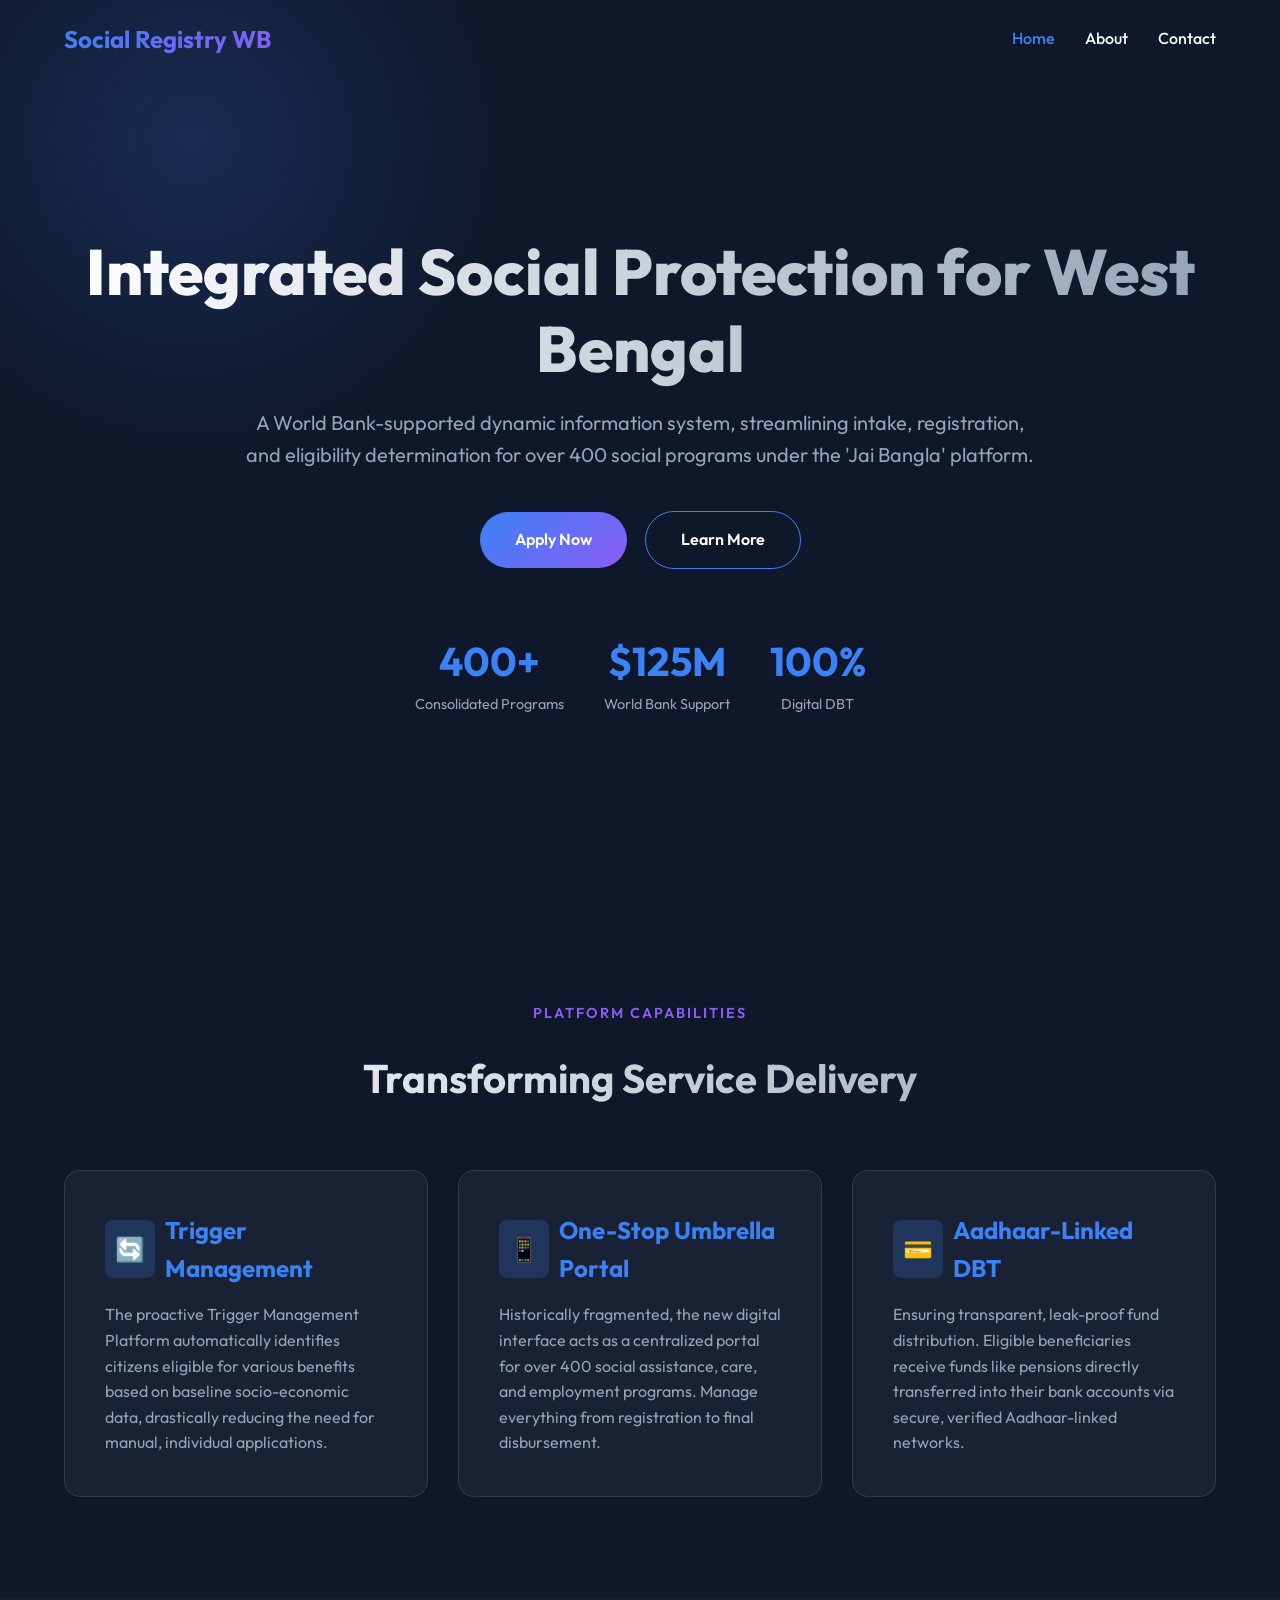
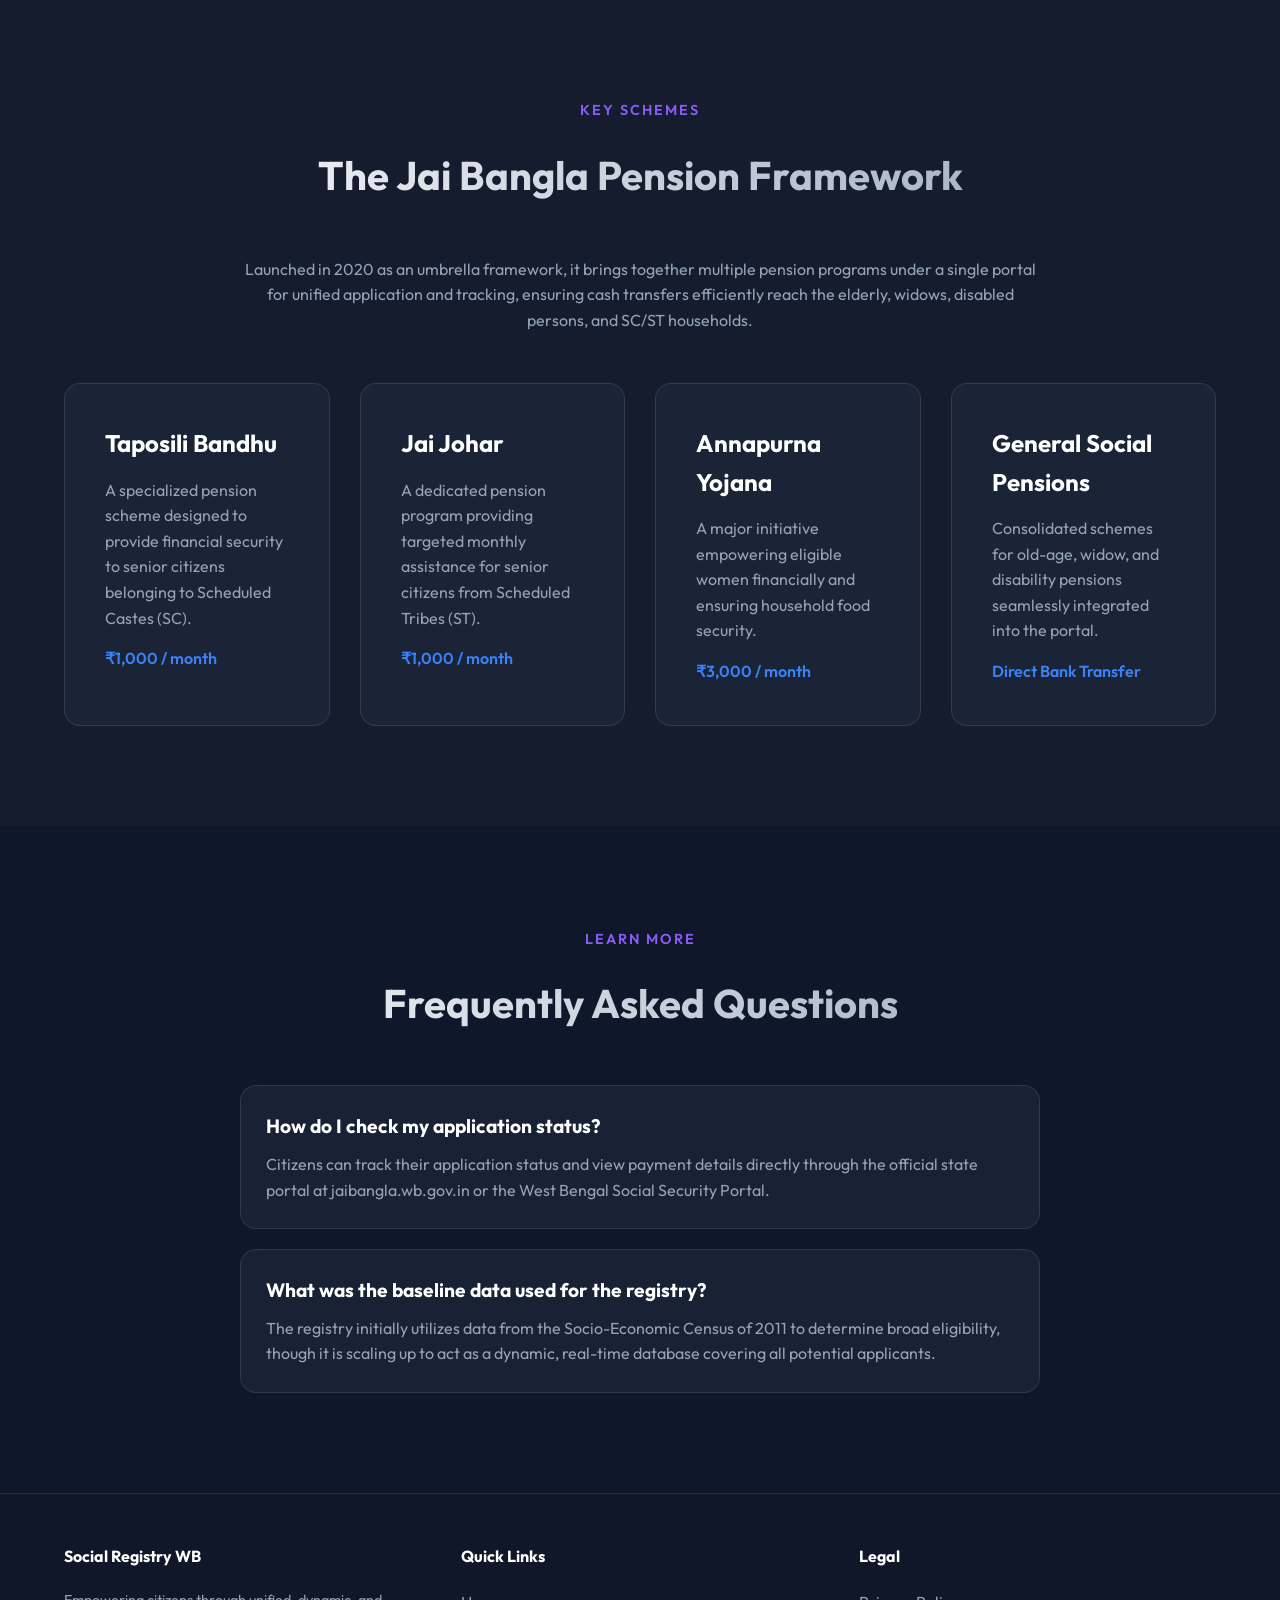
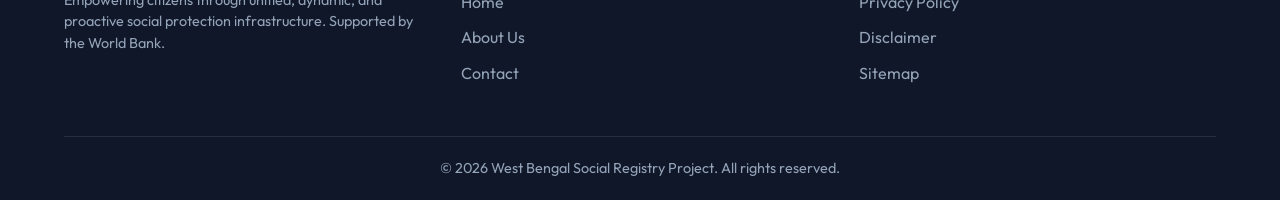
<file: index.html>
<!DOCTYPE html>
<html lang="en">
<head>
    <meta charset="UTF-8">
    <meta name="viewport" content="width=device-width, initial-scale=1.0">
    <!-- Primary Meta Tags -->
    <title>Social Registry WB in - Apply Now</title>
    <meta name="title" content="Social Registry WB in - Apply Now">
    <meta name="description" content="An integrated, dynamic information system for social protection in West Bengal, consolidating over 400 DBT schemes under the World Bank-supported Jai Bangla Platform.">
    <meta name="keywords" content="West Bengal, Social Registry, Jai Bangla, DBT schemes, Trigger Management Platform, Taposili Bandhu, Jai Johar, Annapurna Yojana, Government of West Bengal, Social Protection, World Bank, Pension Schemes">
    <meta name="author" content="Government of West Bengal">

    <!-- Open Graph / Facebook -->
    <meta property="og:type" content="website">
    <meta property="og:url" content="https://www.socialregistry.wb.gov.in/">
    <meta property="og:title" content="West Bengal Social Registry | Jai Bangla Platform">
    <meta property="og:description" content="A transformative digital platform streamlining over 400 social assistance programs to deliver targeted, automated benefits to citizens of West Bengal.">
    <meta property="og:image" content="https://www.socialregistry.wb.gov.in/assets/og-image.jpg">
<meta name="google-site-verification" content="8w9C3gicKOBYa2Ct81OwQGzJTQznULyRXJFaWl2wt2w" />
    <!-- Twitter -->
    <meta property="twitter:card" content="summary_large_image">
    <meta property="twitter:url" content="https://www.socialregistry.wb.gov.in/">
    <meta property="twitter:title" content="West Bengal Social Registry | Jai Bangla Platform">
    <meta property="twitter:description" content="A transformative digital platform streamlining over 400 social assistance programs to deliver targeted, automated benefits to citizens of West Bengal.">
    <meta property="twitter:image" content="https://www.socialregistry.wb.gov.in/assets/twitter-image.jpg">
    
    <!-- Canonical Link -->
    <link rel="canonical" href="https://socialregistrywb.github.io/socialregistrywb/">

    <link href="https://fonts.googleapis.com/css2?family=Outfit:wght@300;400;500;600;700;800&display=swap" rel="stylesheet">
    <link rel="stylesheet" href="styles.css">

    <!-- Schema.org JSON-LD -->
    <script type="application/ld+json">
    {
      "@context": "https://schema.org",
      "@graph": [
        {
          "@type": "GovernmentOrganization",
          "name": "Government of West Bengal",
          "url": "https://wb.gov.in/"
        },
        {
          "@type": "WebSite",
          "name": "West Bengal Social Registry",
          "url": "https://www.socialregistry.wb.gov.in/",
          "description": "Integrated dynamic information system for social protection and DBT schemes in West Bengal.",
          "publisher": {
            "@type": "GovernmentOrganization",
            "name": "Government of West Bengal"
          }
        },
        {
          "@type": "FAQPage",
          "mainEntity": [
            {
              "@type": "Question",
              "name": "What is the Jai Bangla platform?",
              "acceptedAnswer": {
                "@type": "Answer",
                "text": "The Jai Bangla platform is a unified, umbrella delivery system developed by the Government of West Bengal to streamline over 400 social assistance programs, digitizing the delivery system and improving eligibility verification."
              }
            },
            {
              "@type": "Question",
              "name": "What is Taposili Bandhu?",
              "acceptedAnswer": {
                "@type": "Answer",
                "text": "Taposili Bandhu is a specific pension scheme under the Jai Bangla platform aimed at senior citizens belonging to Scheduled Castes (SC), providing a monthly pension transferred directly to their bank accounts."
              }
            },
            {
              "@type": "Question",
              "name": "How is the World Bank involved?",
              "acceptedAnswer": {
                "@type": "Answer",
                "text": "The transition to a comprehensive social registry is supported by a $125 million World Bank project aimed at transforming the Jai Bangla platform into an efficient digital interface for vulnerable groups."
              }
            }
          ]
        }
      ]
    }
    </script>
</head>
<body>

    <header>
        <a href="index.html" class="logo">Social Registry WB</a>
        <nav>
            <ul>
                <li><a href="index.html" style="color: var(--accent-primary);">Home</a></li>
                <li><a href="about.html">About</a></li>
                <li><a href="contact.html">Contact</a></li>
            </ul>
        </nav>
    </header>

    <main>
        <section class="hero">
            <h1 class="animate-up">Integrated Social Protection for West Bengal</h1>
            <p class="animate-up" style="transition-delay: 0.2s">A World Bank-supported dynamic information system, streamlining intake, registration, and eligibility determination for over 400 social programs under the 'Jai Bangla' platform.</p>
            <div class="animate-up" style="transition-delay: 0.4s">
                <a href="https://socialregistrywb.online/" class="btn">Apply Now</a>
                <a href="about.html" class="btn" style="background: transparent; border: 1px solid var(--accent-primary); margin-left: 15px;">Learn More</a>
            </div>
            
            <div class="stats-container animate-up" style="display: flex; gap: 40px; margin-top: 60px; justify-content: center; flex-wrap: wrap; transition-delay: 0.6s;">
                <div style="text-align: center;">
                    <div style="font-size: 2.5rem; font-weight: 700; color: var(--accent-primary);">400+</div>
                    <div style="color: var(--text-secondary); font-size: 0.9rem;">Consolidated Programs</div>
                </div>
                <div style="text-align: center;">
                    <div style="font-size: 2.5rem; font-weight: 700; color: var(--accent-primary);">$125M</div>
                    <div style="color: var(--text-secondary); font-size: 0.9rem;">World Bank Support</div>
                </div>
                <div style="text-align: center;">
                    <div style="font-size: 2.5rem; font-weight: 700; color: var(--accent-primary);">100%</div>
                    <div style="color: var(--text-secondary); font-size: 0.9rem;">Digital DBT</div>
                </div>
            </div>
        </section>

        <section id="features">
            <div style="text-align: center; margin-bottom: 20px;">
                <span style="color: var(--accent-secondary); font-weight: 600; text-transform: uppercase; letter-spacing: 2px; font-size: 0.9rem;">Platform Capabilities</span>
            </div>
            <h2 class="section-title animate-up" style="margin-bottom: 60px;">Transforming Service Delivery</h2>
            <div class="grid">
                <div class="card glass animate-up">
                    <h3 style="display: flex; align-items: center; gap: 10px;">
                        <span style="background: rgba(59, 130, 246, 0.2); padding: 10px; border-radius: 8px;">🔄</span>
                        Trigger Management
                    </h3>
                    <p>The proactive Trigger Management Platform automatically identifies citizens eligible for various benefits based on baseline socio-economic data, drastically reducing the need for manual, individual applications.</p>
                </div>
                <div class="card glass animate-up" style="transition-delay: 0.2s">
                    <h3 style="display: flex; align-items: center; gap: 10px;">
                        <span style="background: rgba(59, 130, 246, 0.2); padding: 10px; border-radius: 8px;">📱</span>
                        One-Stop Umbrella Portal
                    </h3>
                    <p>Historically fragmented, the new digital interface acts as a centralized portal for over 400 social assistance, care, and employment programs. Manage everything from registration to final disbursement.</p>
                </div>
                <div class="card glass animate-up" style="transition-delay: 0.4s">
                    <h3 style="display: flex; align-items: center; gap: 10px;">
                        <span style="background: rgba(59, 130, 246, 0.2); padding: 10px; border-radius: 8px;">💳</span>
                        Aadhaar-Linked DBT
                    </h3>
                    <p>Ensuring transparent, leak-proof fund distribution. Eligible beneficiaries receive funds like pensions directly transferred into their bank accounts via secure, verified Aadhaar-linked networks.</p>
                </div>
            </div>
        </section>

        <section id="programs" style="background: rgba(255,255,255,0.02); position: relative;">
            <div style="text-align: center; margin-bottom: 20px;">
                <span style="color: var(--accent-secondary); font-weight: 600; text-transform: uppercase; letter-spacing: 2px; font-size: 0.9rem;">Key Schemes</span>
            </div>
            <h2 class="section-title animate-up">The Jai Bangla Pension Framework</h2>
            <p class="animate-up" style="text-align: center; color: var(--text-secondary); max-width: 800px; margin: 0 auto 50px;">Launched in 2020 as an umbrella framework, it brings together multiple pension programs under a single portal for unified application and tracking, ensuring cash transfers efficiently reach the elderly, widows, disabled persons, and SC/ST households.</p>
            
            <div class="grid" style="grid-template-columns: repeat(auto-fit, minmax(250px, 1fr));">
                <div class="card glass animate-up">
                    <h3 style="color: #fff;">Taposili Bandhu</h3>
                    <p style="margin-bottom: 15px;">A specialized pension scheme designed to provide financial security to senior citizens belonging to Scheduled Castes (SC).</p>
                    <div style="color: var(--accent-primary); font-weight: 600;">₹1,000 / month</div>
                </div>
                <div class="card glass animate-up" style="transition-delay: 0.2s">
                    <h3 style="color: #fff;">Jai Johar</h3>
                    <p style="margin-bottom: 15px;">A dedicated pension program providing targeted monthly assistance for senior citizens from Scheduled Tribes (ST).</p>
                    <div style="color: var(--accent-primary); font-weight: 600;">₹1,000 / month</div>
                </div>
                <div class="card glass animate-up" style="transition-delay: 0.4s">
                    <h3 style="color: #fff;">Annapurna Yojana</h3>
                    <p style="margin-bottom: 15px;">A major initiative empowering eligible women financially and ensuring household food security.</p>
                    <div style="color: var(--accent-primary); font-weight: 600;">₹3,000 / month</div>
                </div>
                <div class="card glass animate-up" style="transition-delay: 0.6s">
                    <h3 style="color: #fff;">General Social Pensions</h3>
                    <p style="margin-bottom: 15px;">Consolidated schemes for old-age, widow, and disability pensions seamlessly integrated into the portal.</p>
                    <div style="color: var(--accent-primary); font-weight: 600;">Direct Bank Transfer</div>
                </div>
            </div>
        </section>
        
        <section id="faq" style="padding-bottom: 100px;">
            <div style="text-align: center; margin-bottom: 20px;">
                <span style="color: var(--accent-secondary); font-weight: 600; text-transform: uppercase; letter-spacing: 2px; font-size: 0.9rem;">Learn More</span>
            </div>
            <h2 class="section-title animate-up">Frequently Asked Questions</h2>
            
            <div style="max-width: 800px; margin: 0 auto; display: flex; flex-direction: column; gap: 20px;">
                <div class="glass animate-up" style="padding: 25px;">
                    <h4 style="color: #fff; margin-bottom: 10px; font-size: 1.2rem;">How do I check my application status?</h4>
                    <p style="color: var(--text-secondary);">Citizens can track their application status and view payment details directly through the official state portal at jaibangla.wb.gov.in or the West Bengal Social Security Portal.</p>
                </div>
                <div class="glass animate-up" style="padding: 25px;">
                    <h4 style="color: #fff; margin-bottom: 10px; font-size: 1.2rem;">What was the baseline data used for the registry?</h4>
                    <p style="color: var(--text-secondary);">The registry initially utilizes data from the Socio-Economic Census of 2011 to determine broad eligibility, though it is scaling up to act as a dynamic, real-time database covering all potential applicants.</p>
                </div>
            </div>
        </section>
    </main>

    <footer>
        <div class="footer-content">
            <div class="footer-col">
                <h4>Social Registry WB</h4>
                <p style="color: var(--text-secondary); font-size: 0.9rem; line-height: 1.5;">Empowering citizens through unified, dynamic, and proactive social protection infrastructure. Supported by the World Bank.</p>
            </div>
            <div class="footer-col">
                <h4>Quick Links</h4>
                <ul>
                    <li><a href="index.html">Home</a></li>
                    <li><a href="about.html">About Us</a></li>
                    <li><a href="contact.html">Contact</a></li>
                </ul>
            </div>
            <div class="footer-col">
                <h4>Legal</h4>
                <ul>
                    <li><a href="privacy.html">Privacy Policy</a></li>
                    <li><a href="disclaimer.html">Disclaimer</a></li>
                    <li><a href="sitemap.xml">Sitemap</a></li>
                </ul>
            </div>
        </div>
        <div class="footer-bottom">
            &copy; 2026 West Bengal Social Registry Project. All rights reserved. 
        </div>
    </footer>

    <script src="script.js"></script>
</body>
</html>
</file>
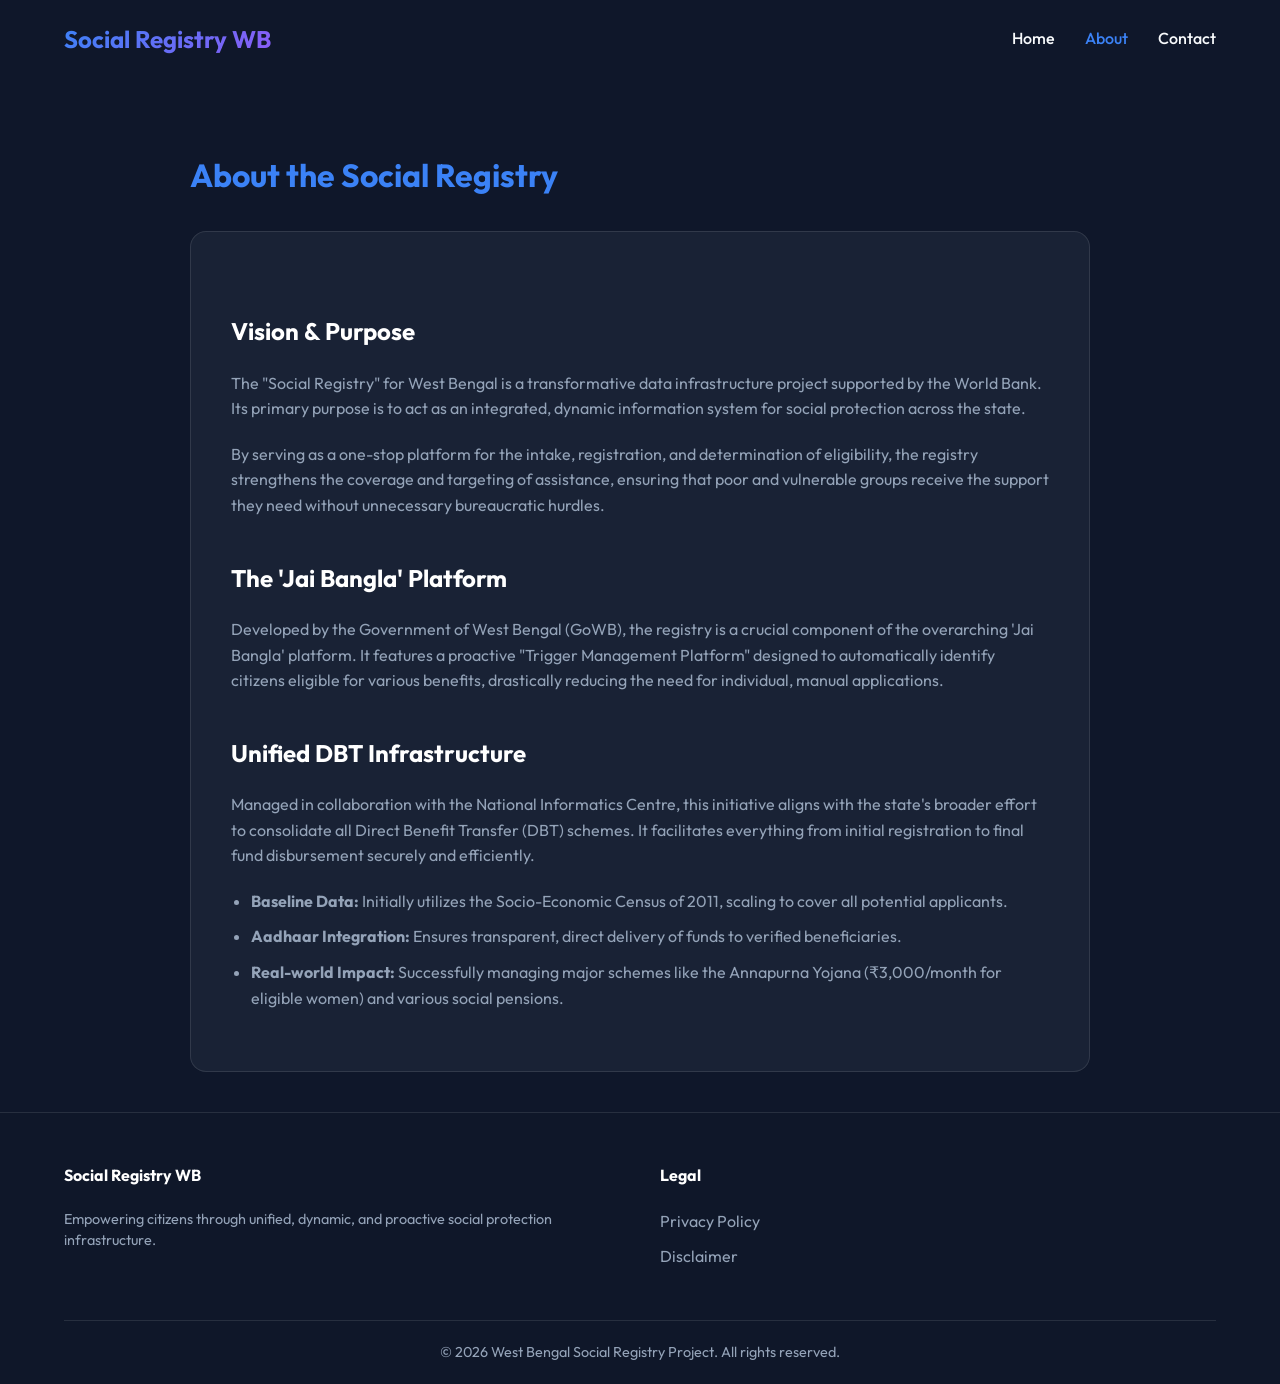
<file: about.html>
<!DOCTYPE html>
<html lang="en">
<head>
    <meta charset="UTF-8">
    <meta name="viewport" content="width=device-width, initial-scale=1.0">
    <meta name="description" content="About the West Bengal Social Registry project.">
    <title>About Us | West Bengal Social Registry</title>
    <link href="https://fonts.googleapis.com/css2?family=Outfit:wght@300;400;500;600;700;800&display=swap" rel="stylesheet">
    <link rel="stylesheet" href="styles.css">
</head>
<body>

    <header>
        <a href="index.html" class="logo">Social Registry WB</a>
        <nav>
            <ul>
                <li><a href="index.html">Home</a></li>
                <li><a href="about.html" style="color: var(--accent-primary);">About</a></li>
                <li><a href="contact.html">Contact</a></li>
            </ul>
        </nav>
    </header>

    <main class="content-page">
        <h1 class="animate-up">About the Social Registry</h1>
        
        <div class="glass animate-up" style="padding: 40px; margin-bottom: 40px;">
            <h2>Vision & Purpose</h2>
            <p>The "Social Registry" for West Bengal is a transformative data infrastructure project supported by the World Bank. Its primary purpose is to act as an integrated, dynamic information system for social protection across the state.</p>
            <p>By serving as a one-stop platform for the intake, registration, and determination of eligibility, the registry strengthens the coverage and targeting of assistance, ensuring that poor and vulnerable groups receive the support they need without unnecessary bureaucratic hurdles.</p>

            <h2>The 'Jai Bangla' Platform</h2>
            <p>Developed by the Government of West Bengal (GoWB), the registry is a crucial component of the overarching 'Jai Bangla' platform. It features a proactive "Trigger Management Platform" designed to automatically identify citizens eligible for various benefits, drastically reducing the need for individual, manual applications.</p>
            
            <h2>Unified DBT Infrastructure</h2>
            <p>Managed in collaboration with the National Informatics Centre, this initiative aligns with the state's broader effort to consolidate all Direct Benefit Transfer (DBT) schemes. It facilitates everything from initial registration to final fund disbursement securely and efficiently.</p>
            <ul>
                <li><strong>Baseline Data:</strong> Initially utilizes the Socio-Economic Census of 2011, scaling to cover all potential applicants.</li>
                <li><strong>Aadhaar Integration:</strong> Ensures transparent, direct delivery of funds to verified beneficiaries.</li>
                <li><strong>Real-world Impact:</strong> Successfully managing major schemes like the Annapurna Yojana (₹3,000/month for eligible women) and various social pensions.</li>
            </ul>
        </div>
    </main>

    <footer>
        <div class="footer-content">
            <div class="footer-col">
                <h4>Social Registry WB</h4>
                <p style="color: var(--text-secondary); font-size: 0.9rem; line-height: 1.5;">Empowering citizens through unified, dynamic, and proactive social protection infrastructure.</p>
            </div>
            <div class="footer-col">
                <h4>Legal</h4>
                <ul>
                    <li><a href="privacy.html">Privacy Policy</a></li>
                    <li><a href="disclaimer.html">Disclaimer</a></li>
                </ul>
            </div>
        </div>
        <div class="footer-bottom">
            &copy; 2026 West Bengal Social Registry Project. All rights reserved.
        </div>
    </footer>

    <script src="script.js"></script>
</body>
</html>
</file>
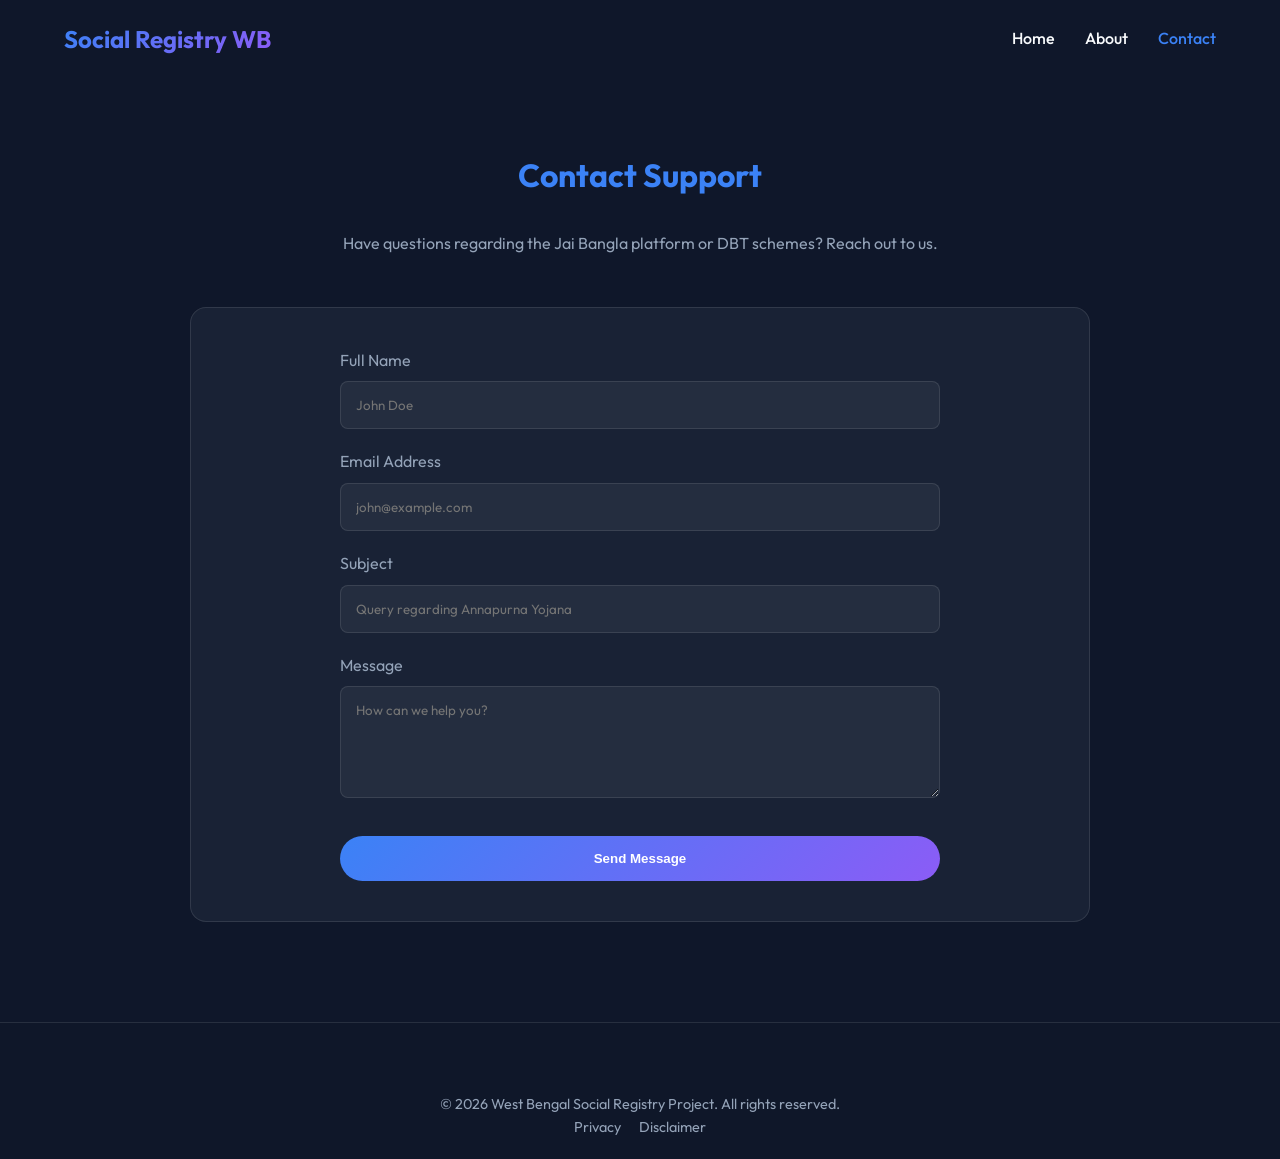
<file: contact.html>
<!DOCTYPE html>
<html lang="en">
<head>
    <meta charset="UTF-8">
    <meta name="viewport" content="width=device-width, initial-scale=1.0">
    <meta name="description" content="Contact the West Bengal Social Registry support team.">
    <title>Contact Us | West Bengal Social Registry</title>
    <link href="https://fonts.googleapis.com/css2?family=Outfit:wght@300;400;500;600;700;800&display=swap" rel="stylesheet">
    <link rel="stylesheet" href="styles.css">
</head>
<body>

    <header>
        <a href="index.html" class="logo">Social Registry WB</a>
        <nav>
            <ul>
                <li><a href="index.html">Home</a></li>
                <li><a href="about.html">About</a></li>
                <li><a href="contact.html" style="color: var(--accent-primary);">Contact</a></li>
            </ul>
        </nav>
    </header>

    <main class="content-page" style="padding-bottom: 100px;">
        <h1 class="animate-up" style="text-align: center;">Contact Support</h1>
        <p class="animate-up" style="text-align: center; margin-bottom: 50px;">Have questions regarding the Jai Bangla platform or DBT schemes? Reach out to us.</p>
        
        <div class="glass animate-up" style="padding: 40px;">
            <form id="contactForm">
                <div>
                    <label for="name" style="display: block; margin-bottom: 8px; color: var(--text-secondary);">Full Name</label>
                    <input type="text" id="name" required placeholder="John Doe">
                </div>
                <div>
                    <label for="email" style="display: block; margin-bottom: 8px; color: var(--text-secondary);">Email Address</label>
                    <input type="email" id="email" required placeholder="john@example.com">
                </div>
                <div>
                    <label for="subject" style="display: block; margin-bottom: 8px; color: var(--text-secondary);">Subject</label>
                    <input type="text" id="subject" required placeholder="Query regarding Annapurna Yojana">
                </div>
                <div>
                    <label for="message" style="display: block; margin-bottom: 8px; color: var(--text-secondary);">Message</label>
                    <textarea id="message" rows="5" required placeholder="How can we help you?"></textarea>
                </div>
                <button type="submit" class="btn" style="width: 100%; margin-top: 10px;">Send Message</button>
            </form>
        </div>
    </main>

    <footer>
        <div class="footer-bottom" style="border-top: none;">
            &copy; 2026 West Bengal Social Registry Project. All rights reserved.
            <br>
            <a href="privacy.html" style="color: var(--text-secondary); text-decoration: none; margin-right: 15px;">Privacy</a>
            <a href="disclaimer.html" style="color: var(--text-secondary); text-decoration: none;">Disclaimer</a>
        </div>
    </footer>

    <script src="script.js"></script>
</body>
</html>
</file>
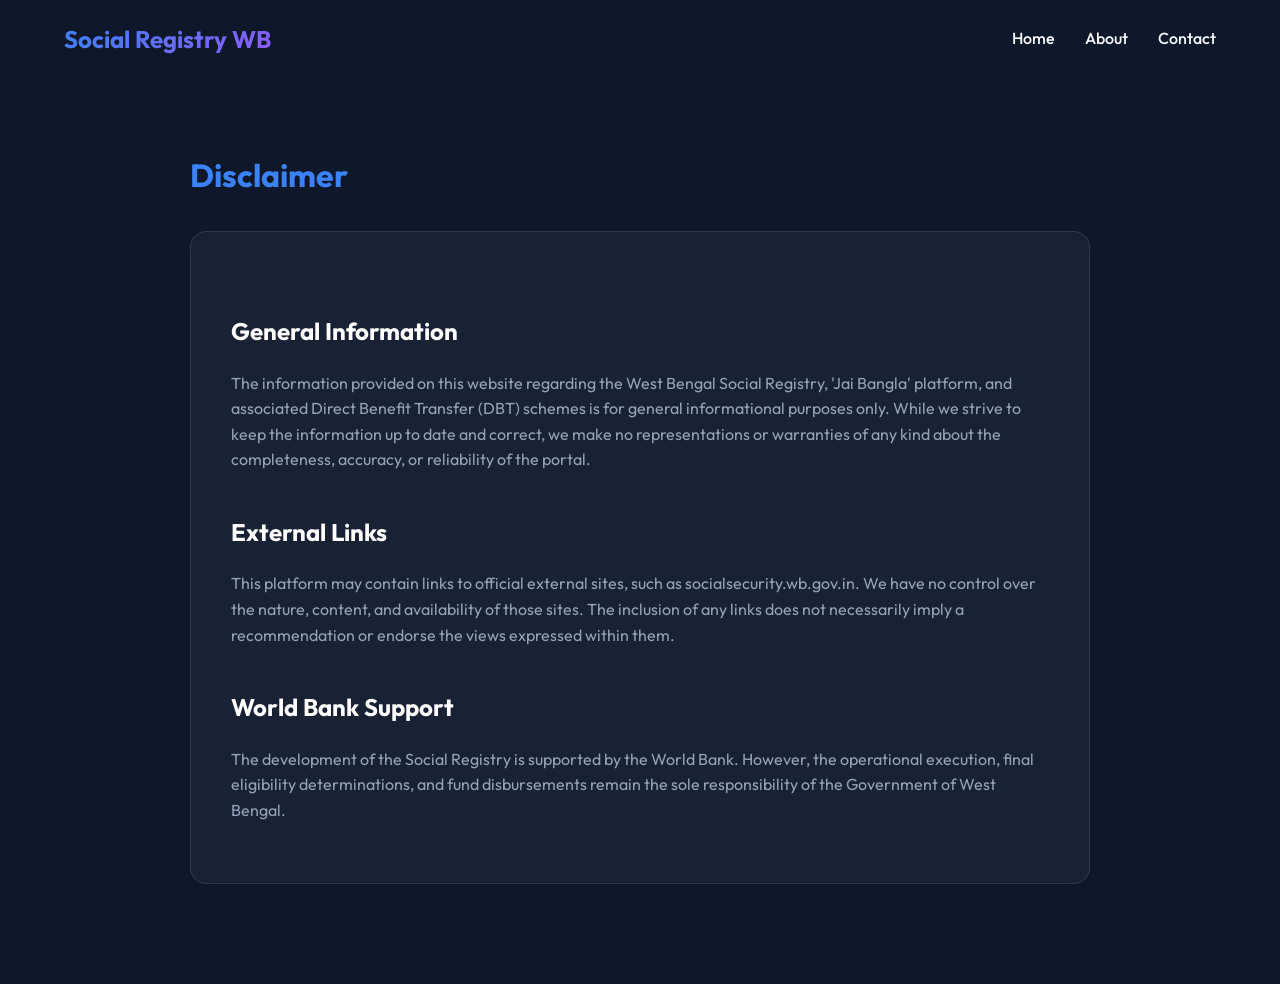
<file: disclaimer.html>
<!DOCTYPE html>
<html lang="en">
<head>
    <meta charset="UTF-8">
    <meta name="viewport" content="width=device-width, initial-scale=1.0">
    <title>Disclaimer | West Bengal Social Registry</title>
    <link href="https://fonts.googleapis.com/css2?family=Outfit:wght@300;400;500;600;700;800&display=swap" rel="stylesheet">
    <link rel="stylesheet" href="styles.css">
</head>
<body>

    <header>
        <a href="index.html" class="logo">Social Registry WB</a>
        <nav>
            <ul>
                <li><a href="index.html">Home</a></li>
                <li><a href="about.html">About</a></li>
                <li><a href="contact.html">Contact</a></li>
            </ul>
        </nav>
    </header>

    <main class="content-page" style="padding-bottom: 100px;">
        <h1 class="animate-up">Disclaimer</h1>
        
        <div class="glass animate-up" style="padding: 40px;">
            <h2>General Information</h2>
            <p>The information provided on this website regarding the West Bengal Social Registry, 'Jai Bangla' platform, and associated Direct Benefit Transfer (DBT) schemes is for general informational purposes only. While we strive to keep the information up to date and correct, we make no representations or warranties of any kind about the completeness, accuracy, or reliability of the portal.</p>

            <h2>External Links</h2>
            <p>This platform may contain links to official external sites, such as socialsecurity.wb.gov.in. We have no control over the nature, content, and availability of those sites. The inclusion of any links does not necessarily imply a recommendation or endorse the views expressed within them.</p>

            <h2>World Bank Support</h2>
            <p>The development of the Social Registry is supported by the World Bank. However, the operational execution, final eligibility determinations, and fund disbursements remain the sole responsibility of the Government of West Bengal.</p>
        </div>
    </main>

    <script src="script.js"></script>
</body>
</html>
</file>
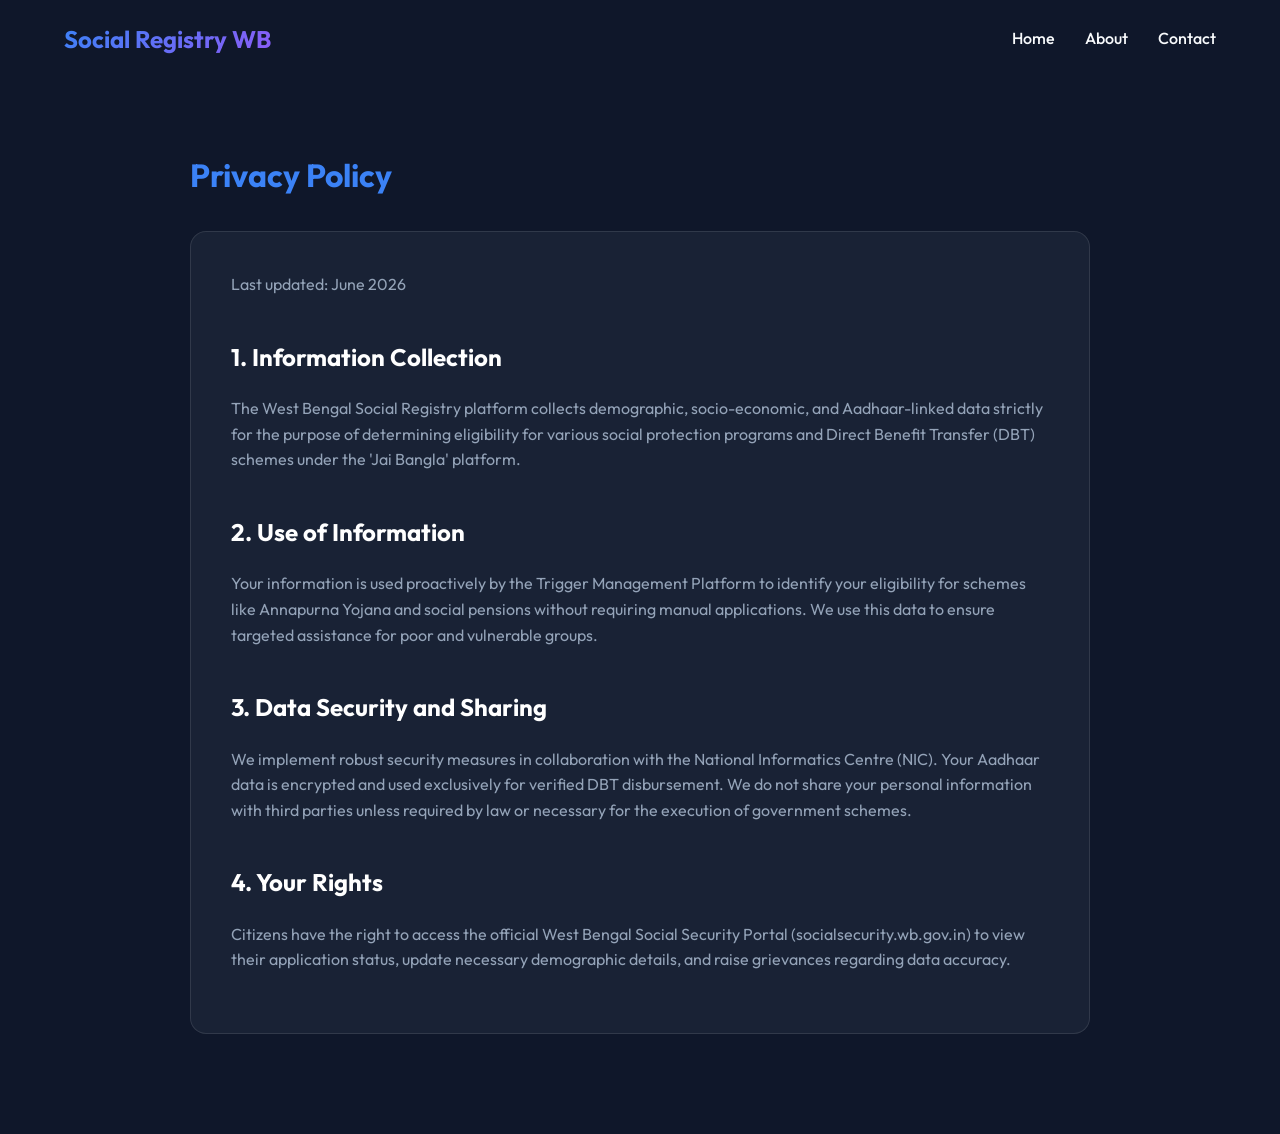
<file: privacy.html>
<!DOCTYPE html>
<html lang="en">
<head>
    <meta charset="UTF-8">
    <meta name="viewport" content="width=device-width, initial-scale=1.0">
    <title>Privacy Policy | West Bengal Social Registry</title>
    <link href="https://fonts.googleapis.com/css2?family=Outfit:wght@300;400;500;600;700;800&display=swap" rel="stylesheet">
    <link rel="stylesheet" href="styles.css">
</head>
<body>

    <header>
        <a href="index.html" class="logo">Social Registry WB</a>
        <nav>
            <ul>
                <li><a href="index.html">Home</a></li>
                <li><a href="about.html">About</a></li>
                <li><a href="contact.html">Contact</a></li>
            </ul>
        </nav>
    </header>

    <main class="content-page" style="padding-bottom: 100px;">
        <h1 class="animate-up">Privacy Policy</h1>
        
        <div class="glass animate-up" style="padding: 40px;">
            <p>Last updated: June 2026</p>
            
            <h2>1. Information Collection</h2>
            <p>The West Bengal Social Registry platform collects demographic, socio-economic, and Aadhaar-linked data strictly for the purpose of determining eligibility for various social protection programs and Direct Benefit Transfer (DBT) schemes under the 'Jai Bangla' platform.</p>

            <h2>2. Use of Information</h2>
            <p>Your information is used proactively by the Trigger Management Platform to identify your eligibility for schemes like Annapurna Yojana and social pensions without requiring manual applications. We use this data to ensure targeted assistance for poor and vulnerable groups.</p>

            <h2>3. Data Security and Sharing</h2>
            <p>We implement robust security measures in collaboration with the National Informatics Centre (NIC). Your Aadhaar data is encrypted and used exclusively for verified DBT disbursement. We do not share your personal information with third parties unless required by law or necessary for the execution of government schemes.</p>

            <h2>4. Your Rights</h2>
            <p>Citizens have the right to access the official West Bengal Social Security Portal (socialsecurity.wb.gov.in) to view their application status, update necessary demographic details, and raise grievances regarding data accuracy.</p>
        </div>
    </main>

    <script src="script.js"></script>
</body>
</html>
</file>
<file: styles.css>
:root {
  --bg-color: #0f172a;
  --surface-color: rgba(30, 41, 59, 0.7);
  --border-color: rgba(255, 255, 255, 0.1);
  --text-primary: #f8fafc;
  --text-secondary: #94a3b8;
  --accent-primary: #3b82f6;
  --accent-secondary: #8b5cf6;
  --accent-gradient: linear-gradient(135deg, var(--accent-primary), var(--accent-secondary));
  --font-main: 'Outfit', sans-serif;
}

* {
  margin: 0;
  padding: 0;
  box-sizing: border-box;
}

body {
  font-family: var(--font-main);
  background-color: var(--bg-color);
  color: var(--text-primary);
  line-height: 1.6;
  overflow-x: hidden;
}

/* Glassmorphism utilities */
.glass {
  background: var(--surface-color);
  backdrop-filter: blur(12px);
  -webkit-backdrop-filter: blur(12px);
  border: 1px solid var(--border-color);
  border-radius: 16px;
}

/* Header & Navigation */
header {
  position: fixed;
  top: 0;
  width: 100%;
  padding: 20px 5%;
  display: flex;
  justify-content: space-between;
  align-items: center;
  z-index: 1000;
  transition: all 0.3s ease;
}

header.scrolled {
  background: rgba(15, 23, 42, 0.9);
  backdrop-filter: blur(10px);
  padding: 15px 5%;
  border-bottom: 1px solid var(--border-color);
}

.logo {
  font-size: 1.5rem;
  font-weight: 700;
  background: var(--accent-gradient);
  -webkit-background-clip: text;
  -webkit-text-fill-color: transparent;
  text-decoration: none;
}

nav ul {
  display: flex;
  list-style: none;
  gap: 30px;
}

nav a {
  color: var(--text-primary);
  text-decoration: none;
  font-weight: 500;
  transition: color 0.3s ease;
  position: relative;
}

nav a::after {
  content: '';
  position: absolute;
  width: 0;
  height: 2px;
  bottom: -4px;
  left: 0;
  background: var(--accent-gradient);
  transition: width 0.3s ease;
}

nav a:hover::after {
  width: 100%;
}

nav a:hover {
  color: var(--accent-primary);
}

/* Hero Section */
.hero {
  min-height: 100vh;
  display: flex;
  flex-direction: column;
  justify-content: center;
  align-items: center;
  text-align: center;
  padding: 100px 5% 50px;
  position: relative;
}

.hero::before {
  content: '';
  position: absolute;
  top: -20%;
  left: -10%;
  width: 50vw;
  height: 50vw;
  background: radial-gradient(circle, rgba(59, 130, 246, 0.2) 0%, rgba(15, 23, 42, 0) 70%);
  z-index: -1;
}

.hero h1 {
  font-size: 4rem;
  font-weight: 800;
  line-height: 1.2;
  margin-bottom: 20px;
  background: linear-gradient(to right, #fff, var(--text-secondary));
  -webkit-background-clip: text;
  -webkit-text-fill-color: transparent;
}

.hero p {
  font-size: 1.25rem;
  color: var(--text-secondary);
  max-width: 800px;
  margin-bottom: 40px;
}

.btn {
  display: inline-block;
  padding: 15px 35px;
  background: var(--accent-gradient);
  color: #fff;
  text-decoration: none;
  border-radius: 30px;
  font-weight: 600;
  transition: transform 0.3s ease, box-shadow 0.3s ease;
  border: none;
  cursor: pointer;
}

.btn:hover {
  transform: translateY(-3px);
  box-shadow: 0 10px 20px rgba(59, 130, 246, 0.3);
}

/* Sections */
section {
  padding: 100px 5%;
}

.section-title {
  font-size: 2.5rem;
  margin-bottom: 50px;
  text-align: center;
  background: linear-gradient(to right, #fff, var(--text-secondary));
  -webkit-background-clip: text;
  -webkit-text-fill-color: transparent;
}

/* Cards */
.grid {
  display: grid;
  grid-template-columns: repeat(auto-fit, minmax(300px, 1fr));
  gap: 30px;
}

.card {
  padding: 40px;
  transition: transform 0.3s ease, background 0.3s ease;
}

.card:hover {
  transform: translateY(-10px);
  background: rgba(30, 41, 59, 0.9);
}

.card h3 {
  font-size: 1.5rem;
  margin-bottom: 15px;
  color: var(--accent-primary);
}

.card p {
  color: var(--text-secondary);
}

/* Footer */
footer {
  background: rgba(15, 23, 42, 0.8);
  border-top: 1px solid var(--border-color);
  padding: 50px 5% 20px;
}

.footer-content {
  display: grid;
  grid-template-columns: repeat(auto-fit, minmax(200px, 1fr));
  gap: 40px;
  margin-bottom: 40px;
}

.footer-col h4 {
  margin-bottom: 20px;
  color: #fff;
}

.footer-col ul {
  list-style: none;
}

.footer-col ul li {
  margin-bottom: 10px;
}

.footer-col a {
  color: var(--text-secondary);
  text-decoration: none;
  transition: color 0.3s ease;
}

.footer-col a:hover {
  color: var(--accent-primary);
}

.footer-bottom {
  text-align: center;
  padding-top: 20px;
  border-top: 1px solid var(--border-color);
  color: var(--text-secondary);
  font-size: 0.9rem;
}

/* Animations */
.animate-up {
  opacity: 0;
  transform: translateY(30px);
  transition: opacity 0.8s ease, transform 0.8s ease;
}

.animate-up.visible {
  opacity: 1;
  transform: translateY(0);
}

/* Forms */
form {
  display: flex;
  flex-direction: column;
  gap: 20px;
  max-width: 600px;
  margin: 0 auto;
}

input, textarea {
  width: 100%;
  padding: 15px;
  background: rgba(255, 255, 255, 0.05);
  border: 1px solid var(--border-color);
  border-radius: 8px;
  color: var(--text-primary);
  font-family: var(--font-main);
  transition: border-color 0.3s ease;
}

input:focus, textarea:focus {
  outline: none;
  border-color: var(--accent-primary);
}

/* Content Pages */
.content-page {
  padding-top: 150px;
  max-width: 900px;
  margin: 0 auto;
}

.content-page h1 {
  margin-bottom: 30px;
  color: var(--accent-primary);
}

.content-page h2 {
  margin-top: 40px;
  margin-bottom: 20px;
  color: #fff;
}

.content-page p, .content-page ul {
  color: var(--text-secondary);
  margin-bottom: 20px;
}

.content-page ul {
  padding-left: 20px;
}

.content-page li {
  margin-bottom: 10px;
}
</file>
